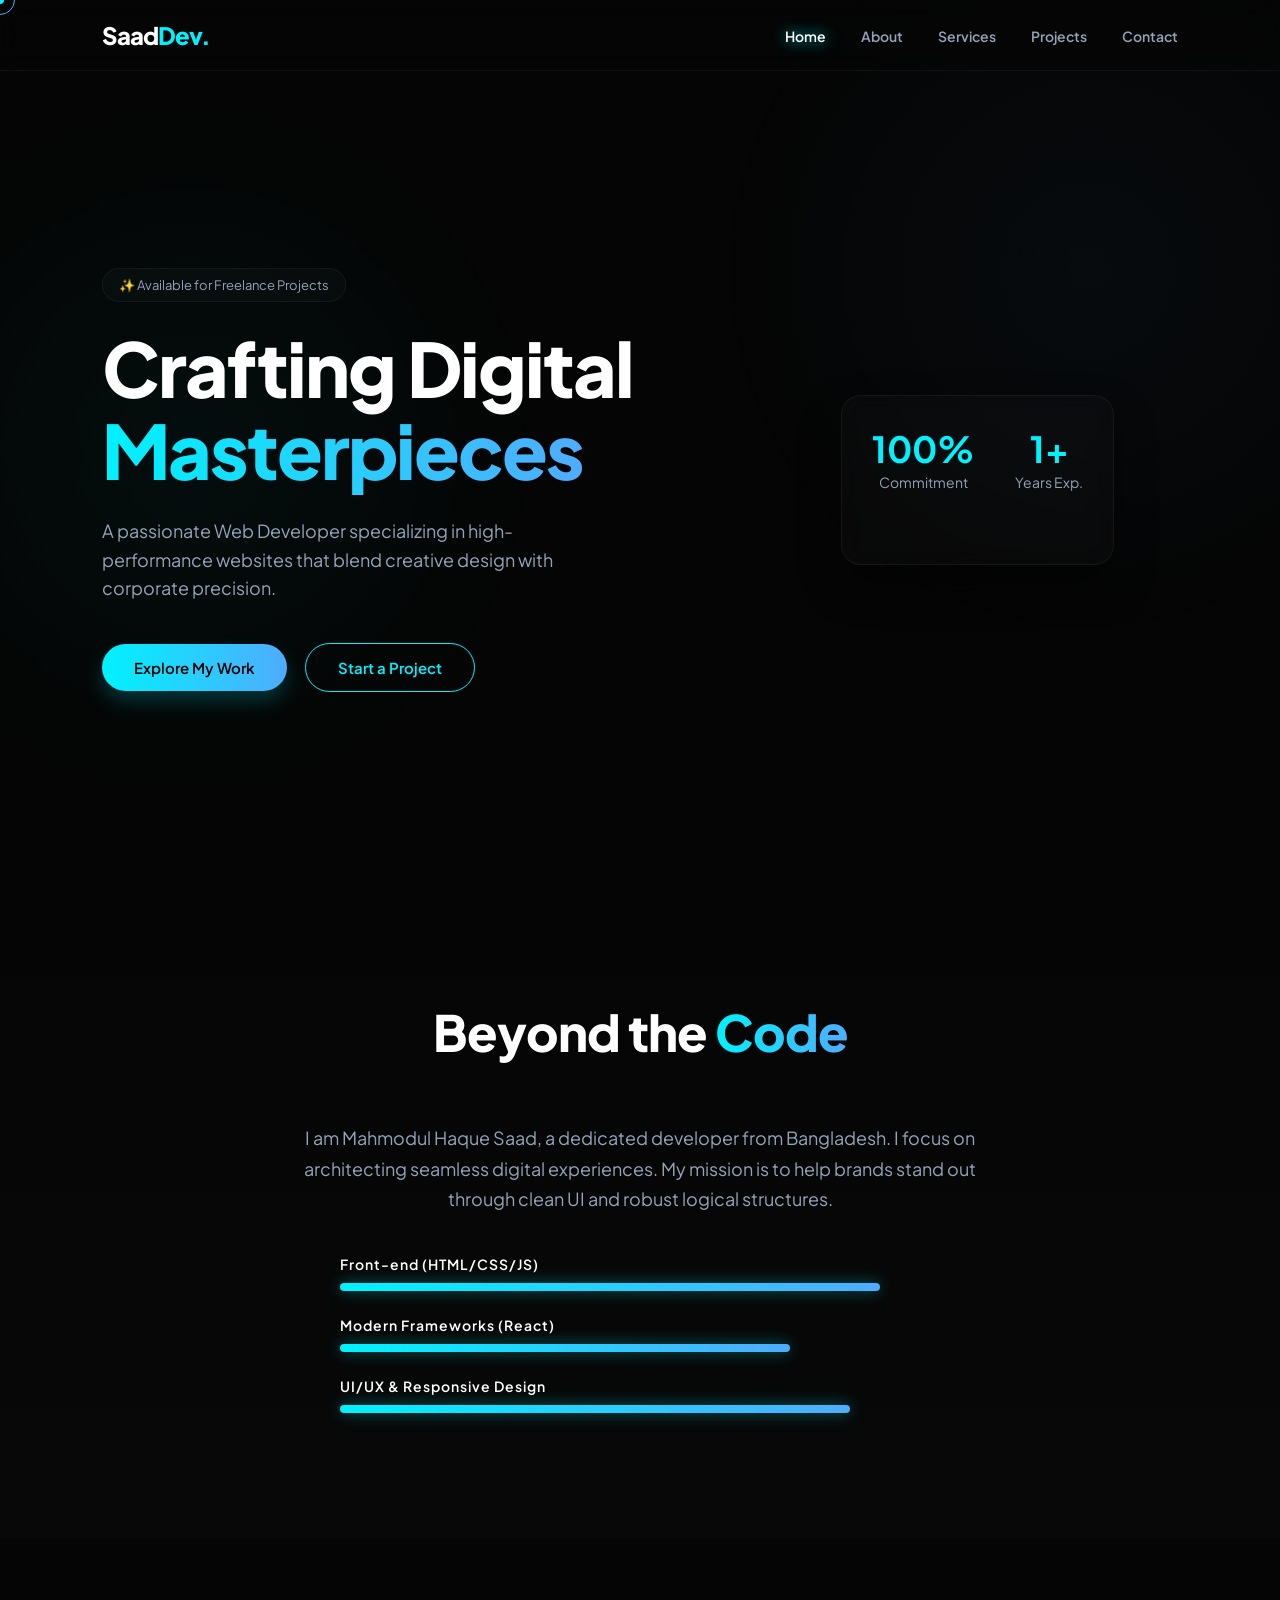
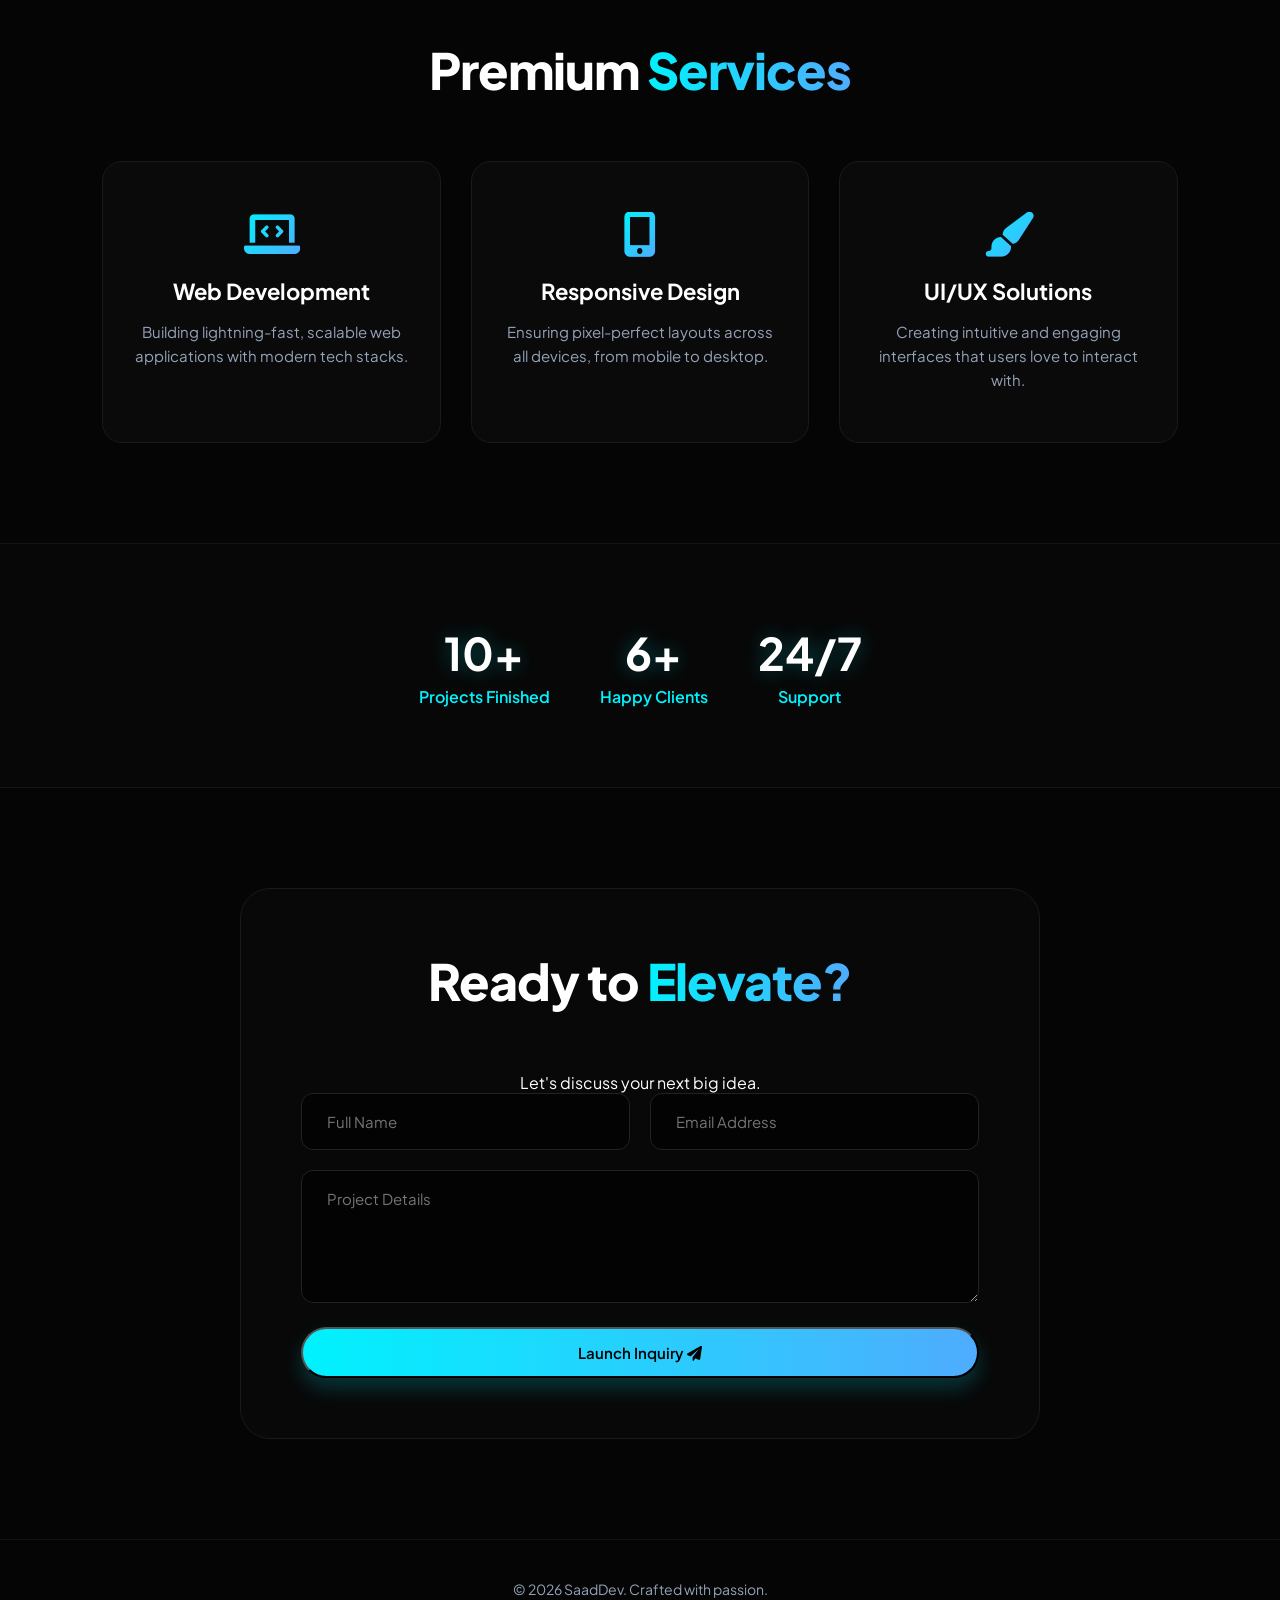
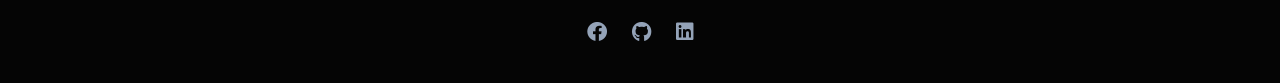
<file: index.html>
<!DOCTYPE html>
<html lang="en">
<head>
    <meta charset="UTF-8">
    <meta name="viewport" content="width=device-width, initial-scale=1.0">
    <title>Saad | Premium Web Architect</title>
    <link rel="stylesheet" href="style.css">
    <link href="https://fonts.googleapis.com/css2?family=Plus+Jakarta+Sans:wght@300;400;600;800&display=swap" rel="stylesheet">
    <link rel="stylesheet" href="https://cdnjs.cloudflare.com/ajax/libs/font-awesome/6.0.0/css/all.min.css">
</head>
<body>
    <div class="cursor"></div>
    <div class="cursor-follower"></div>

    <nav class="navbar hidden-element">
        <div class="logo">Saad<span>Dev.</span></div>
        <ul class="nav-links">
            <li><a href="#home" class="active">Home</a></li>
            <li><a href="#about">About</a></li>
            <li><a href="#services">Services</a></li>
            <li><a href="projects.html">Projects</a></li>
            <li><a href="#contact">Contact</a></li>
        </ul>
        <div class="hamburger">
            <i class="fas fa-bars"></i>
        </div>
    </nav>

    <header id="home" class="hero hidden-element">
        <div class="hero-content">
            <span class="badge">✨ Available for Freelance Projects</span>
            <h1>Crafting Digital <br><span class="highlight">Masterpieces</span></h1>
            <p>A passionate Web Developer specializing in high-performance websites that blend creative design with corporate precision.</p>
            <div class="buttons">
                <a href="projects.html" class="btn primary-btn">Explore My Work</a>
                <a href="#contact" class="btn secondary-btn">Start a Project</a>
            </div>
        </div>
        <div class="hero-image">
            <div class="floating-shape shape-1"></div>
            <div class="glass-box main-skill-card">
                <div class="stat-row">
                    <div class="stat"><h3>100%</h3><p>Commitment</p></div>
                    <div class="stat"><h3>1+</h3><p>Years Exp.</p></div>
                </div>
            </div>
        </div>
    </header>

    <section id="about" class="about-section hidden-element">
        <div class="container">
            <h2 class="section-title">Beyond the <span class="highlight">Code</span></h2>
            <div class="about-grid">
                <div class="about-text">
                    <p>I am Mahmodul Haque Saad, a dedicated developer from Bangladesh. I focus on architecting seamless digital experiences. My mission is to help brands stand out through clean UI and robust logical structures.</p>
                    <div class="skill-bars">
                        <div class="bar"><span>Front-end (HTML/CSS/JS)</span><div class="progress" data-width="90%"></div></div>
                        <div class="bar"><span>Modern Frameworks (React)</span><div class="progress" data-width="75%"></div></div>
                        <div class="bar"><span>UI/UX & Responsive Design</span><div class="progress" data-width="85%"></div></div>
                    </div>
                </div>
            </div>
        </div>
    </section>

    <section id="services" class="services-section hidden-element">
        <h2 class="section-title">Premium <span class="highlight">Services</span></h2>
        <div class="services-grid">
            <div class="service-card">
                <i class="fas fa-laptop-code"></i>
                <h3>Web Development</h3>
                <p>Building lightning-fast, scalable web applications with modern tech stacks.</p>
            </div>
            <div class="service-card active">
                <i class="fas fa-mobile-alt"></i>
                <h3>Responsive Design</h3>
                <p>Ensuring pixel-perfect layouts across all devices, from mobile to desktop.</p>
            </div>
            <div class="service-card">
                <i class="fas fa-paint-brush"></i>
                <h3>UI/UX Solutions</h3>
                <p>Creating intuitive and engaging interfaces that users love to interact with.</p>
            </div>
        </div>
    </section>

    <section class="stats-section hidden-element">
        <div class="stat-item"><h2>10+</h2><p>Projects Finished</p></div>
        <div class="stat-item"><h2>6+</h2><p>Happy Clients</p></div>
        <div class="stat-item"><h2>24/7</h2><p>Support</p></div>
    </section>

    <section id="contact" class="contact-section hidden-element">
        <div class="contact-card">
            <h2 class="section-title">Ready to <span class="highlight">Elevate?</span></h2>
            <p>Let's discuss your next big idea.</p>
            <form class="contact-form">
                <div class="form-row">
                    <input type="text" placeholder="Full Name" required>
                    <input type="email" placeholder="Email Address" required>
                </div>
                <textarea placeholder="Project Details" rows="5" required></textarea>
                <button type="submit" class="btn primary-btn">Launch Inquiry <i class="fas fa-paper-plane"></i></button>
            </form>
        </div>
    </section>

    <footer class="footer hidden-element">
        <p>&copy; 2026 SaadDev. Crafted with passion.</p>
        <div class="footer-socials">
            <a href="#"><i class="fab fa-facebook"></i></a>
            <a href="https://github.com/Saad4developer" target="_blank"><i class="fab fa-github"></i></a>
            <a href="#"><i class="fab fa-linkedin"></i></a>
        </div>
    </footer>

    <script>
        // Custom Cursor Logic
        const cursor = document.querySelector('.cursor');
        const follower = document.querySelector('.cursor-follower');
        
        document.addEventListener('mousemove', (e) => {
            cursor.style.left = e.clientX + 'px';
            cursor.style.top = e.clientY + 'px';
            
            setTimeout(() => {
                follower.style.left = e.clientX + 'px';
                follower.style.top = e.clientY + 'px';
            }, 100);
        });

        // Intersection Observer for Scroll Animations
        const observerOptions = {
            threshold: 0.2,
            rootMargin: "0px 0px -50px 0px"
        };

        const observer = new IntersectionObserver((entries) => {
            entries.forEach(entry => {
                if (entry.isIntersecting) {
                    entry.target.classList.add('show-element');
                    
                    // Animate skill bars if they are in view
                    if(entry.target.classList.contains('about-section')) {
                        const progressBars = document.querySelectorAll('.progress');
                        progressBars.forEach(bar => {
                            bar.style.width = bar.getAttribute('data-width');
                        });
                    }
                }
            });
        }, observerOptions);

        document.querySelectorAll('.hidden-element').forEach((el) => {
            observer.observe(el);
        });
    </script>
</body>
</html>
</file>
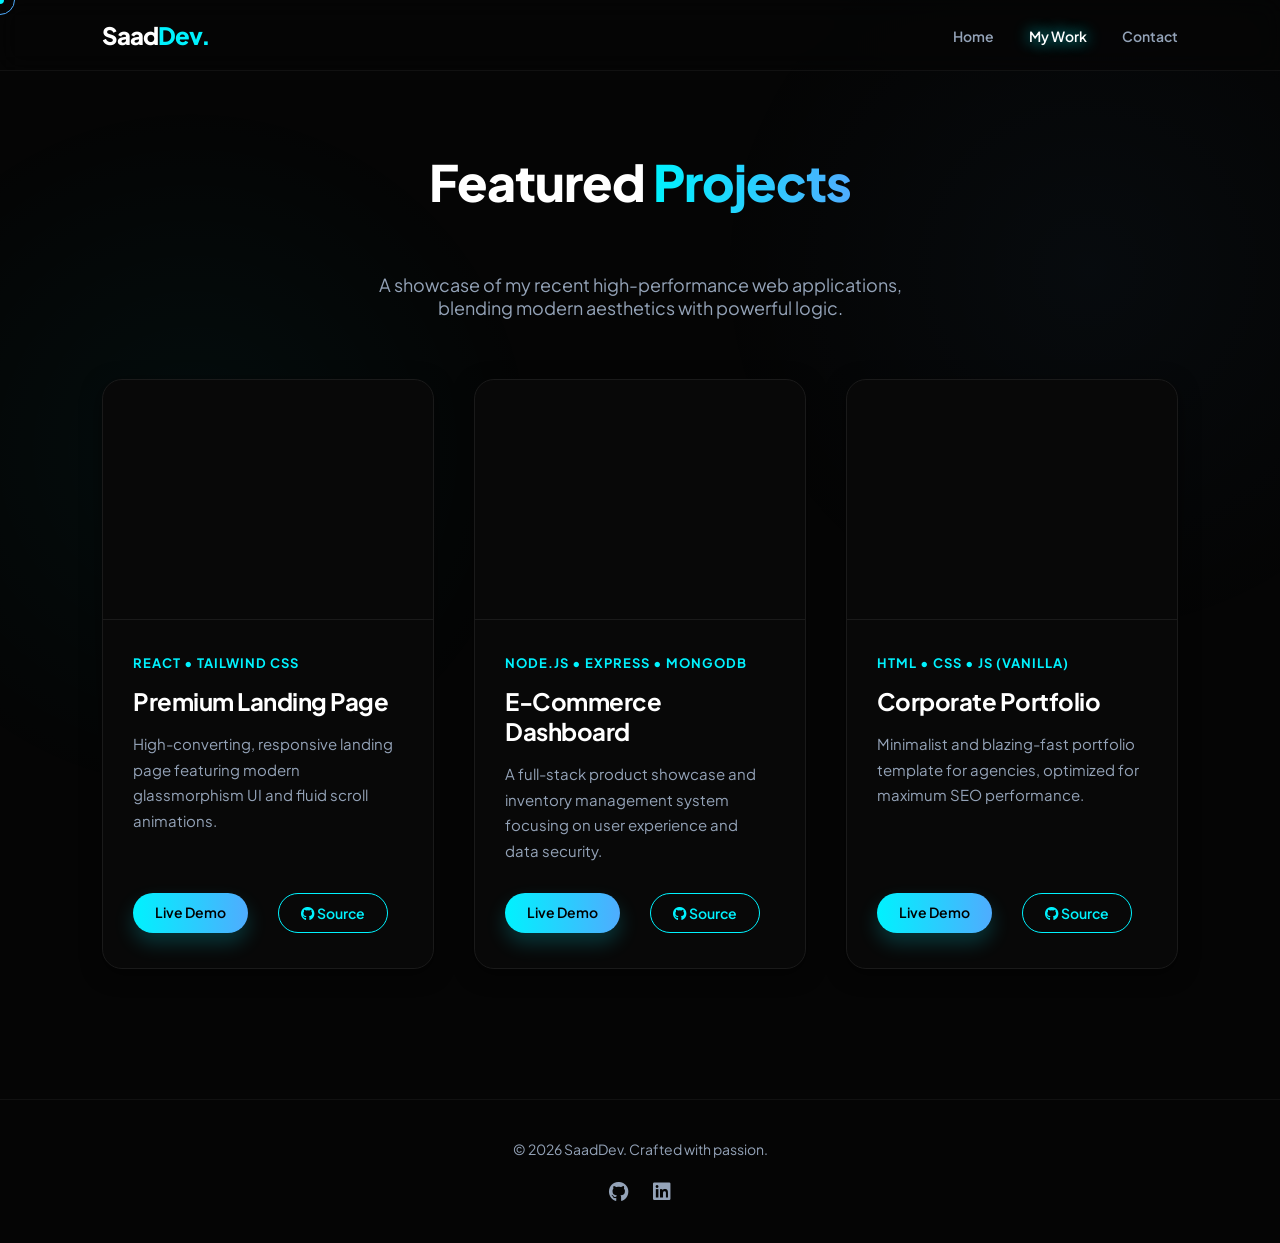
<file: projects.html>
<!DOCTYPE html>
<html lang="en">
<head>
    <meta charset="UTF-8">
    <meta name="viewport" content="width=device-width, initial-scale=1.0">
    <title>My Work | SaadDev Portfolio</title>
    <link rel="stylesheet" href="style.css">
    <link href="https://fonts.googleapis.com/css2?family=Plus+Jakarta+Sans:wght@300;400;600;800&display=swap" rel="stylesheet">
    <link rel="stylesheet" href="https://cdnjs.cloudflare.com/ajax/libs/font-awesome/6.0.0/css/all.min.css">
</head>
<body>
    <div class="cursor"></div>
    <div class="cursor-follower"></div>

    <nav class="navbar">
        <div class="logo">Saad<span>Dev.</span></div>
        <ul class="nav-links">
            <li><a href="index.html">Home</a></li>
            <li><a href="projects.html" class="active">My Work</a></li>
            <li><a href="index.html#contact">Contact</a></li>
        </ul>
        <div class="hamburger">
            <i class="fas fa-bars"></i>
        </div>
    </nav>

    <section class="projects-section">
        <div class="container text-center hidden-element" style="padding-top: 150px; padding-bottom: 60px;">
            <h2 class="section-title">Featured <span class="highlight">Projects</span></h2>
            <p style="color: var(--text-muted); max-width: 600px; margin: 0 auto; font-size: 18px;">A showcase of my recent high-performance web applications, blending modern aesthetics with powerful logic.</p>
        </div>

        <div class="project-grid">
            <div class="project-card hidden-element">
                <div class="card-image-wrapper">
                    <div class="card-image" style="background: url('https://images.unsplash.com/photo-1498050108023-c5249f4df085') center/cover;"></div>
                </div>
                <div class="card-content">
                    <span class="tech-stack">React • Tailwind CSS</span>
                    <h3>Premium Landing Page</h3>
                    <p>High-converting, responsive landing page featuring modern glassmorphism UI and fluid scroll animations.</p>
                    <div class="card-actions">
                        <a href="#" class="btn primary-btn btn-sm">Live Demo</a>
                        <a href="#" class="btn secondary-btn btn-sm"><i class="fab fa-github"></i> Source</a>
                    </div>
                </div>
            </div>

            <div class="project-card hidden-element">
                <div class="card-image-wrapper">
                    <div class="card-image" style="background: url('https://images.unsplash.com/photo-1551288049-bebda4e38f71') center/cover;"></div>
                </div>
                <div class="card-content">
                    <span class="tech-stack">Node.js • Express • MongoDB</span>
                    <h3>E-Commerce Dashboard</h3>
                    <p>A full-stack product showcase and inventory management system focusing on user experience and data security.</p>
                    <div class="card-actions">
                        <a href="#" class="btn primary-btn btn-sm">Live Demo</a>
                        <a href="#" class="btn secondary-btn btn-sm"><i class="fab fa-github"></i> Source</a>
                    </div>
                </div>
            </div>

            <div class="project-card hidden-element">
                <div class="card-image-wrapper">
                    <div class="card-image" style="background: url('https://images.unsplash.com/photo-1460925895917-afdab827c52f') center/cover;"></div>
                </div>
                <div class="card-content">
                    <span class="tech-stack">HTML • CSS • JS (Vanilla)</span>
                    <h3>Corporate Portfolio</h3>
                    <p>Minimalist and blazing-fast portfolio template for agencies, optimized for maximum SEO performance.</p>
                    <div class="card-actions">
                        <a href="#" class="btn primary-btn btn-sm">Live Demo</a>
                        <a href="#" class="btn secondary-btn btn-sm"><i class="fab fa-github"></i> Source</a>
                    </div>
                </div>
            </div>
        </div>
    </section>

    <footer class="footer hidden-element" style="margin-top: 80px;">
        <p>&copy; 2026 SaadDev. Crafted with passion.</p>
        <div class="footer-socials">
            <a href="https://github.com/Saad4developer" target="_blank"><i class="fab fa-github"></i></a>
            <a href="#"><i class="fab fa-linkedin"></i></a>
        </div>
    </footer>

    <script>
        // Custom Cursor Logic
        const cursor = document.querySelector('.cursor');
        const follower = document.querySelector('.cursor-follower');
        
        document.addEventListener('mousemove', (e) => {
            cursor.style.left = e.clientX + 'px';
            cursor.style.top = e.clientY + 'px';
            
            setTimeout(() => {
                follower.style.left = e.clientX + 'px';
                follower.style.top = e.clientY + 'px';
            }, 80);
        });

        // Intersection Observer for Animations
        const observer = new IntersectionObserver((entries) => {
            entries.forEach(entry => {
                if (entry.isIntersecting) {
                    entry.target.classList.add('show-element');
                }
            });
        }, { threshold: 0.1 });

        document.querySelectorAll('.hidden-element').forEach((el) => {
            observer.observe(el);
        });
    </script>
</body>
</html>
</file>
<file: style.css>
/* style.css - Premium Architect Edition */
:root {
    --primary: #00f2fe;
    --secondary: #4facfe;
    --bg-dark: #050505;
    --card-bg: rgba(255, 255, 255, 0.02);
    --glass-border: rgba(255, 255, 255, 0.05);
    --text-muted: #94a3b8;
}

* { margin: 0; padding: 0; box-sizing: border-box; font-family: 'Plus Jakarta Sans', sans-serif; cursor: none; /* Custom cursor */ }
html { scroll-behavior: smooth; }
body { background: var(--bg-dark); color: #fff; overflow-x: hidden; }

/* Custom Cursor Styles */
.cursor {
    position: fixed; width: 8px; height: 8px; background: var(--primary);
    border-radius: 50%; pointer-events: none; transform: translate(-50%, -50%);
    z-index: 9999; transition: transform 0.1s;
}
.cursor-follower {
    position: fixed; width: 30px; height: 30px; border: 1px solid var(--secondary);
    border-radius: 50%; pointer-events: none; transform: translate(-50%, -50%);
    z-index: 9998; transition: transform 0.2s ease-out;
}
a:hover ~ .cursor { transform: scale(2); background: #fff; }

/* Subtle Background Animation */
body::before {
    content: ''; position: fixed; top: 0; left: 0; width: 100vw; height: 100vh;
    background: radial-gradient(circle at 15% 50%, rgba(0, 242, 254, 0.04), transparent 30%),
                radial-gradient(circle at 85% 30%, rgba(79, 172, 254, 0.04), transparent 30%);
    z-index: -1; pointer-events: none;
}

/* Scroll Animation Classes */
.hidden-element { opacity: 0; transform: translateY(40px); transition: all 0.8s cubic-bezier(0.25, 0.46, 0.45, 0.94); }
.show-element { opacity: 1; transform: translateY(0); }

/* Buttons */
.btn { 
    display: inline-block; padding: 14px 32px; border-radius: 30px; 
    font-weight: 600; text-decoration: none; transition: 0.4s; font-size: 15px;
}
.primary-btn { 
    background: linear-gradient(90deg, var(--primary), var(--secondary)); 
    color: #000; box-shadow: 0 10px 20px rgba(0, 242, 254, 0.2); 
}
.primary-btn:hover { box-shadow: 0 15px 30px rgba(0, 242, 254, 0.4); transform: translateY(-3px); }
.secondary-btn { border: 1px solid var(--primary); color: var(--primary); margin-left: 15px; }
.secondary-btn:hover { background: rgba(0, 242, 254, 0.1); transform: translateY(-3px); }

/* Navbar */
.navbar {
    display: flex; justify-content: space-between; align-items: center;
    padding: 20px 8%; position: fixed; width: 100%; top: 0; z-index: 1000;
    background: rgba(5, 5, 5, 0.6); backdrop-filter: blur(12px); border-bottom: 1px solid var(--glass-border);
}
.logo { font-size: 24px; font-weight: 800; letter-spacing: -1px; }
.logo span { color: var(--primary); }
.nav-links { list-style: none; display: flex; gap: 35px; }
.nav-links a { color: var(--text-muted); text-decoration: none; font-weight: 600; font-size: 14px; transition: 0.3s; }
.nav-links a:hover, .nav-links a.active { color: #fff; text-shadow: 0 0 15px var(--primary); }
.hamburger { display: none; font-size: 24px; cursor: pointer; color: var(--primary); }

/* Hero Section */
.hero { display: flex; justify-content: space-between; align-items: center; padding: 160px 8% 100px; min-height: 100vh; }
.badge { display: inline-block; padding: 8px 16px; background: var(--card-bg); border: 1px solid var(--glass-border); border-radius: 20px; font-size: 13px; margin-bottom: 25px; color: var(--text-muted); }
h1 { font-size: clamp(40px, 6vw, 75px); line-height: 1.1; font-weight: 800; margin-bottom: 25px; letter-spacing: -2px; }
.highlight { background: linear-gradient(90deg, var(--primary), var(--secondary)); -webkit-background-clip: text; -webkit-text-fill-color: transparent; }
.hero p { font-size: 18px; color: var(--text-muted); max-width: 500px; margin-bottom: 40px; line-height: 1.6; }
.hero-image { position: relative; width: 400px; height: 400px; display: flex; justify-content: center; align-items: center; }
.glass-box { background: var(--card-bg); backdrop-filter: blur(10px); border: 1px solid var(--glass-border); padding: 30px; border-radius: 20px; text-align: center; box-shadow: 0 20px 40px rgba(0,0,0,0.4); }
.stat-row { display: flex; gap: 40px; }
.stat h3 { font-size: 36px; color: var(--primary); }
.stat p { font-size: 14px; color: var(--text-muted); }

/* Global Sections */
.section-title { font-size: clamp(35px, 5vw, 50px); font-weight: 800; text-align: center; margin-bottom: 60px; letter-spacing: -1px; }

/* About Section */
.about-section { padding: 100px 8%; background: linear-gradient(to bottom, #050505, #080808); }
.about-text p { font-size: 18px; color: var(--text-muted); line-height: 1.7; text-align: center; max-width: 700px; margin: 0 auto 40px; }
.skill-bars { max-width: 600px; margin: 0 auto; }
.bar { margin-bottom: 25px; }
.bar span { display: block; margin-bottom: 10px; font-size: 14px; font-weight: 600; letter-spacing: 1px; }
.progress { height: 8px; width: 0; background: linear-gradient(90deg, var(--primary), var(--secondary)); border-radius: 10px; box-shadow: 0 0 15px rgba(0, 242, 254, 0.4); transition: width 1.5s ease-in-out; }

/* Services Section */
.services-section { padding: 100px 8%; }
.services-grid { display: grid; grid-template-columns: repeat(auto-fit, minmax(280px, 1fr)); gap: 30px; }
.service-card { background: #0a0a0a; padding: 50px 30px; border-radius: 20px; border: 1px solid #1a1a1a; transition: 0.4s; text-align: center; }
.service-card i { font-size: 45px; background: linear-gradient(135deg, var(--primary), var(--secondary)); -webkit-background-clip: text; -webkit-text-fill-color: transparent; margin-bottom: 20px; }
.service-card h3 { margin-bottom: 15px; font-size: 22px; }
.service-card p { color: var(--text-muted); line-height: 1.6; font-size: 15px; }
.service-card:hover { transform: translateY(-10px); border-color: var(--primary); box-shadow: 0 10px 30px rgba(0, 242, 254, 0.05); }

/* Stats */
.stats-section { display: flex; flex-wrap: wrap; justify-content: center; gap: 50px; padding: 80px 8%; background: rgba(255,255,255,0.01); border-top: 1px solid var(--glass-border); border-bottom: 1px solid var(--glass-border); text-align: center; }
.stat-item h2 { font-size: 45px; color: #fff; text-shadow: 0 0 20px rgba(0, 242, 254, 0.3); }
.stat-item p { color: var(--primary); font-weight: 600; margin-top: 5px; }

/* Contact */
.contact-section { padding: 100px 8%; }
.contact-card { max-width: 800px; margin: 0 auto; background: #080808; padding: 60px; border-radius: 30px; border: 1px solid #1a1a1a; text-align: center; }
.form-row { display: grid; grid-template-columns: 1fr 1fr; gap: 20px; margin-bottom: 20px; }
input, textarea { width: 100%; background: #030303; border: 1px solid #222; padding: 18px 25px; color: #fff; border-radius: 12px; outline: none; transition: 0.3s; font-size: 15px; }
input:focus, textarea:focus { border-color: var(--primary); background: #000; box-shadow: 0 0 15px rgba(0, 242, 254, 0.1); }
.contact-card .btn { width: 100%; margin-top: 20px; cursor: none; }

/* Footer */
.footer { padding: 40px 8%; border-top: 1px solid #111; text-align: center; color: var(--text-muted); font-size: 14px; }
.footer-socials { margin-top: 20px; display: flex; justify-content: center; gap: 25px; }
.footer-socials a { color: var(--text-muted); font-size: 20px; transition: 0.3s; }
.footer-socials a:hover { color: var(--primary); transform: translateY(-3px); }

/* --- Projects Section Premium Styles --- */
.text-center { text-align: center; }

.project-grid {
    display: grid;
    grid-template-columns: repeat(auto-fit, minmax(320px, 1fr));
    gap: 40px;
    padding: 0 8% 50px;
    max-width: 1300px;
    margin: 0 auto;
}

.project-card {
    background: #080808;
    border-radius: 20px;
    border: 1px solid #1a1a1a;
    overflow: hidden;
    transition: all 0.5s ease;
    box-shadow: 0 5px 20px rgba(0,0,0,0.5);
    display: flex;
    flex-direction: column;
}

.project-card:hover {
    transform: translateY(-12px);
    border-color: var(--primary);
    box-shadow: 0 15px 40px rgba(0, 242, 254, 0.15);
}

.card-image-wrapper {
    width: 100%;
    height: 240px;
    overflow: hidden;
    border-bottom: 1px solid #1a1a1a;
}

.card-image {
    width: 100%;
    height: 100%;
    transition: transform 0.6s cubic-bezier(0.25, 0.46, 0.45, 0.94);
}

.project-card:hover .card-image {
    transform: scale(1.1); /* Zoom effect on hover */
}

.card-content {
    padding: 35px 30px;
    flex-grow: 1;
    display: flex;
    flex-direction: column;
}

.tech-stack {
    font-size: 13px;
    color: var(--primary);
    font-weight: 700;
    letter-spacing: 1px;
    text-transform: uppercase;
    margin-bottom: 15px;
    display: block;
}

.card-content h3 {
    font-size: 24px;
    margin-bottom: 15px;
    color: #fff;
    letter-spacing: -0.5px;
}

.card-content p {
    color: var(--text-muted);
    font-size: 15px;
    line-height: 1.7;
    margin-bottom: 30px;
    flex-grow: 1;
}

.card-actions {
    display: flex;
    gap: 15px;
    flex-wrap: wrap;
}

.btn-sm {
    padding: 10px 22px;
    font-size: 14px;
    border-radius: 20px;
}

/* Responsive / Mobile Friendly */
@media (max-width: 900px) {
    .hero { flex-direction: column; text-align: center; padding-top: 120px; }
    .hero p { margin: 0 auto 30px; }
    .buttons { display: flex; flex-direction: column; gap: 15px; align-items: center; }
    .secondary-btn { margin-left: 0; }
    .hero-image { display: none; /* Hidden on mobile to keep it clean */ }
}

@media (max-width: 768px) {
    .nav-links { display: none; /* For now hidden, you can add a JS toggle later */ }
    .hamburger { display: block; }
    .form-row { grid-template-columns: 1fr; }
    .contact-card { padding: 40px 20px; }
    .cursor, .cursor-follower { display: none; /* Disable custom cursor on touch devices */ }
    * { cursor: auto; }
}
</file>
